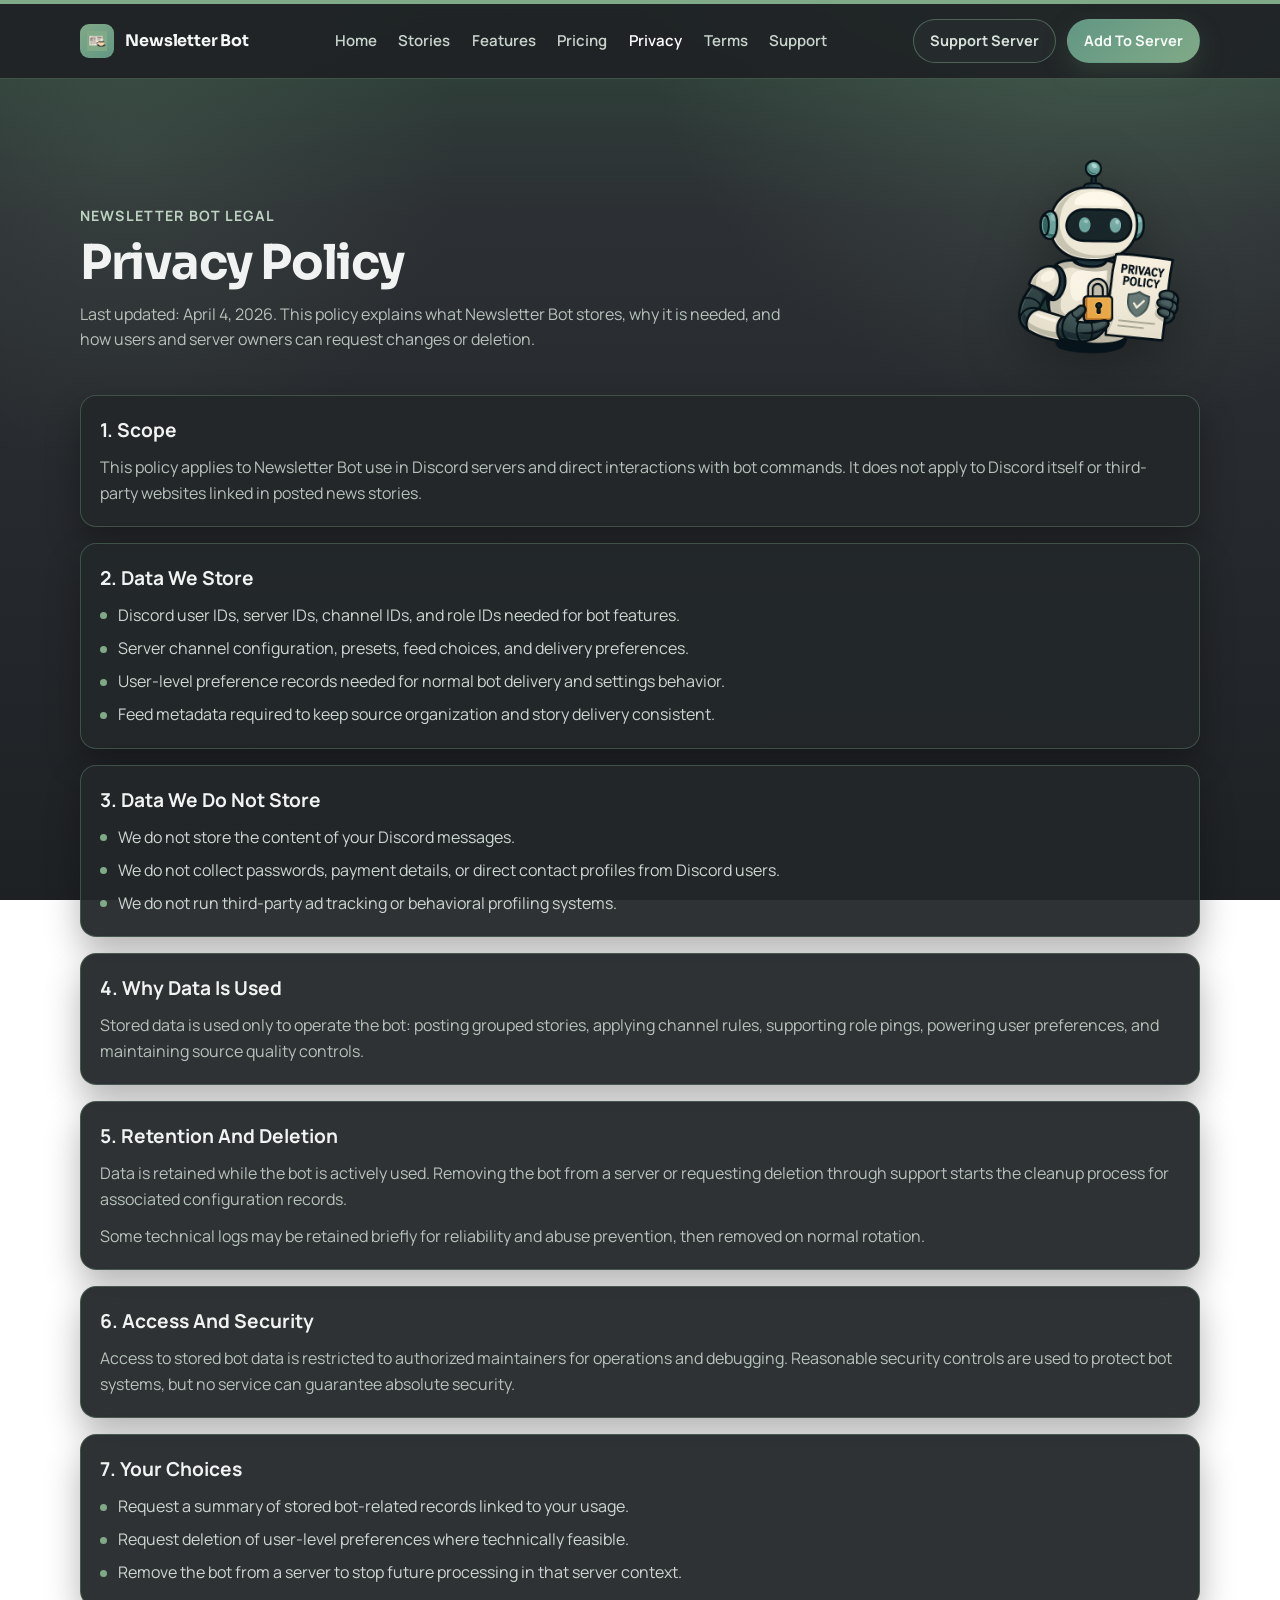
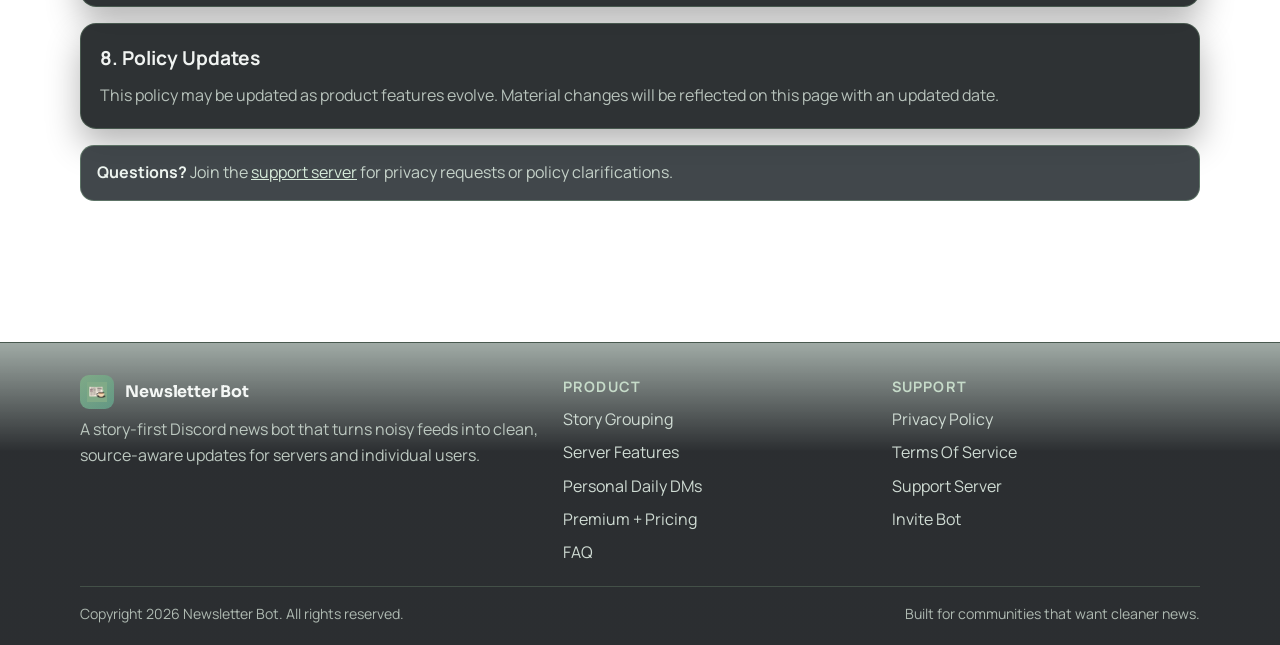
<file: privacy.html>
<!DOCTYPE html>
<html lang="en-US">
<head>
  <meta charset="UTF-8" />
  <meta name="viewport" content="width=device-width, initial-scale=1.0" />
  <title>Privacy Policy | Newsletter Bot</title>
  <meta name="description" content="Privacy Policy for Newsletter Bot on Discord, including data collection, usage, retention, and user rights." />
  <link rel="canonical" href="https://newsletterbot.github.io/newslettersite/privacy.html" />
  <link rel="icon" type="image/png" href="assets/favicon.png" />
  <link rel="stylesheet" href="components/scrollbar.css" />
  <link rel="stylesheet" href="assets/styles.css" />
  <link rel="preconnect" href="https://fonts.googleapis.com" />
  <link rel="preconnect" href="https://fonts.gstatic.com" crossorigin />
  <link href="https://fonts.googleapis.com/css2?family=Manrope:wght@400;500;600;700;800&family=Sora:wght@600;700;800&display=swap" rel="stylesheet" />
  <script defer src="assets/site.js"></script>
</head>
<body>
  <a class="skip-link" href="#main-content">Skip to main content</a>
  <div id="site-header"></div>

  <main id="main-content" class="legal-main">
    <div class="container">
      <section class="legal-hero" data-reveal>
        <div class="legal-hero-wrap">
          <div>
            <p class="legal-kicker">Newsletter Bot Legal</p>
            <h1 class="legal-title">Privacy Policy</h1>
            <p class="legal-subtext">
              Last updated: April 4, 2026. This policy explains what Newsletter Bot stores, why it is needed,
              and how users and server owners can request changes or deletion.
            </p>
          </div>
          <img class="legal-hero-image" src="assets/robot_privacypolicy.png" alt="Newsletter Bot privacy illustration" />
        </div>
      </section>

      <section class="legal-grid">
        <article class="legal-card" data-reveal>
          <h2>1. Scope</h2>
          <p>
            This policy applies to Newsletter Bot use in Discord servers and direct interactions with bot commands.
            It does not apply to Discord itself or third-party websites linked in posted news stories.
          </p>
        </article>

        <article class="legal-card" data-reveal>
          <h2>2. Data We Store</h2>
          <ul class="legal-list">
            <li>Discord user IDs, server IDs, channel IDs, and role IDs needed for bot features.</li>
            <li>Server channel configuration, presets, feed choices, and delivery preferences.</li>
            <li>User-level preference records needed for normal bot delivery and settings behavior.</li>
            <li>Feed metadata required to keep source organization and story delivery consistent.</li>
          </ul>
        </article>

        <article class="legal-card" data-reveal>
          <h2>3. Data We Do Not Store</h2>
          <ul class="legal-list">
            <li>We do not store the content of your Discord messages.</li>
            <li>We do not collect passwords, payment details, or direct contact profiles from Discord users.</li>
            <li>We do not run third-party ad tracking or behavioral profiling systems.</li>
          </ul>
        </article>

        <article class="legal-card" data-reveal>
          <h2>4. Why Data Is Used</h2>
          <p>
            Stored data is used only to operate the bot: posting grouped stories, applying channel rules, supporting role pings,
            powering user preferences, and maintaining source quality controls.
          </p>
        </article>

        <article class="legal-card" data-reveal>
          <h2>5. Retention And Deletion</h2>
          <p>
            Data is retained while the bot is actively used. Removing the bot from a server or requesting deletion through support
            starts the cleanup process for associated configuration records.
          </p>
          <p>
            Some technical logs may be retained briefly for reliability and abuse prevention, then removed on normal rotation.
          </p>
        </article>

        <article class="legal-card" data-reveal>
          <h2>6. Access And Security</h2>
          <p>
            Access to stored bot data is restricted to authorized maintainers for operations and debugging. Reasonable security controls are used
            to protect bot systems, but no service can guarantee absolute security.
          </p>
        </article>

        <article class="legal-card" data-reveal>
          <h2>7. Your Choices</h2>
          <ul class="legal-list">
            <li>Request a summary of stored bot-related records linked to your usage.</li>
            <li>Request deletion of user-level preferences where technically feasible.</li>
            <li>Remove the bot from a server to stop future processing in that server context.</li>
          </ul>
        </article>

        <article class="legal-card" data-reveal>
          <h2>8. Policy Updates</h2>
          <p>
            This policy may be updated as product features evolve. Material changes will be reflected on this page with an updated date.
          </p>
        </article>
      </section>

      <p class="notice" data-reveal>
        <strong>Questions?</strong> Join the <a href="https://discord.gg/8GmjZnU2N9" target="_blank" rel="noopener noreferrer">support server</a>
        for privacy requests or policy clarifications.
      </p>
    </div>
  </main>

  <div id="site-footer"></div>
</body>
</html>
</file>
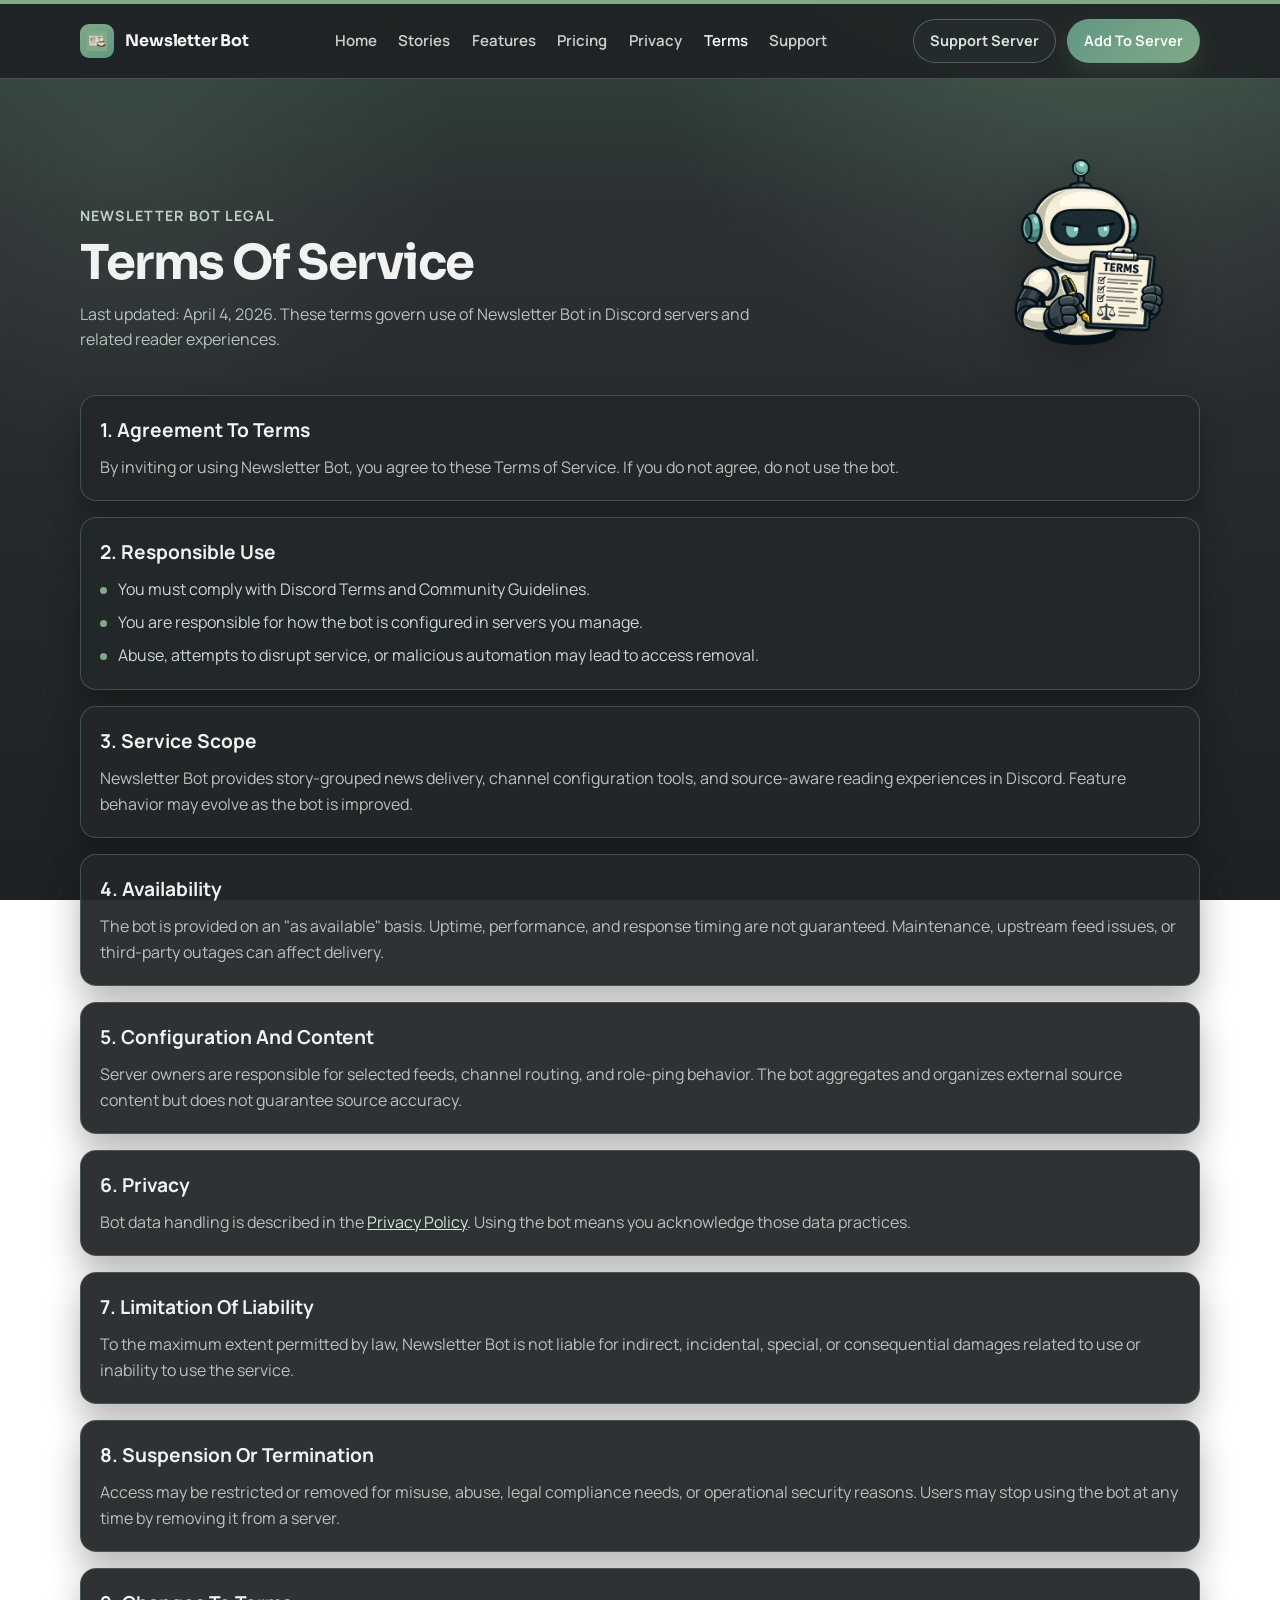
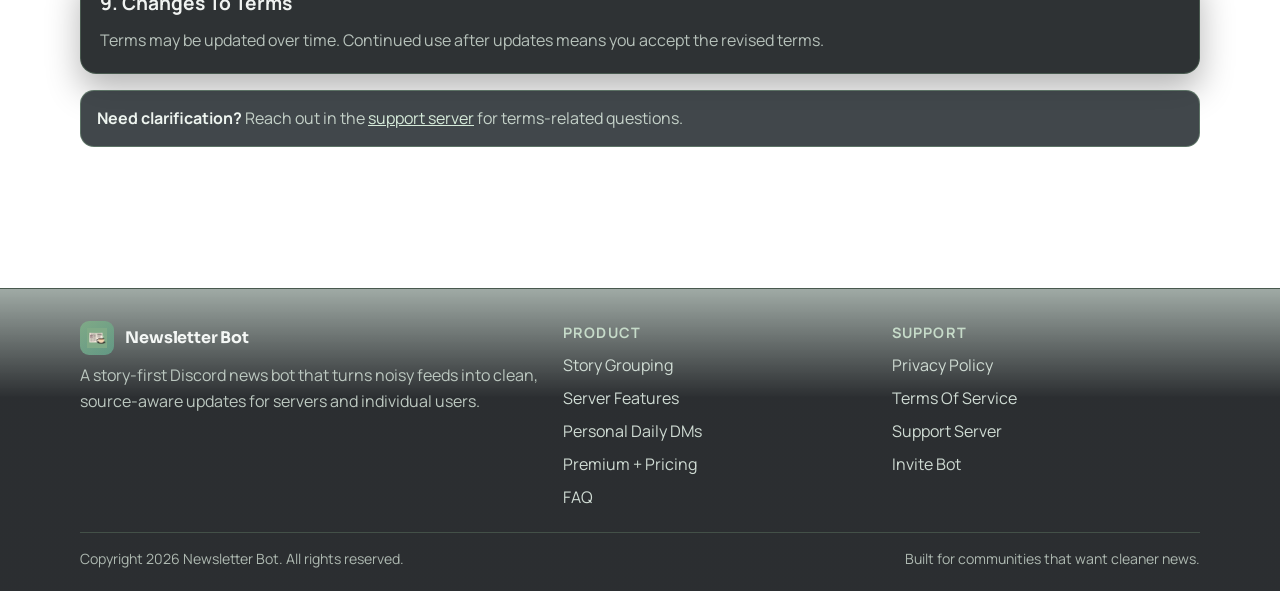
<file: terms.html>
<!DOCTYPE html>
<html lang="en-US">
<head>
  <meta charset="UTF-8" />
  <meta name="viewport" content="width=device-width, initial-scale=1.0" />
  <title>Terms Of Service | Newsletter Bot</title>
  <meta name="description" content="Terms of Service for using Newsletter Bot in Discord servers and reader-facing channel experiences." />
  <link rel="canonical" href="https://newsletterbot.github.io/newslettersite/terms.html" />
  <link rel="icon" type="image/png" href="assets/favicon.png" />
  <link rel="stylesheet" href="components/scrollbar.css" />
  <link rel="stylesheet" href="assets/styles.css" />
  <link rel="preconnect" href="https://fonts.googleapis.com" />
  <link rel="preconnect" href="https://fonts.gstatic.com" crossorigin />
  <link href="https://fonts.googleapis.com/css2?family=Manrope:wght@400;500;600;700;800&family=Sora:wght@600;700;800&display=swap" rel="stylesheet" />
  <script defer src="assets/site.js"></script>
</head>
<body>
  <a class="skip-link" href="#main-content">Skip to main content</a>
  <div id="site-header"></div>

  <main id="main-content" class="legal-main">
    <div class="container">
      <section class="legal-hero" data-reveal>
        <div class="legal-hero-wrap">
          <div>
            <p class="legal-kicker">Newsletter Bot Legal</p>
            <h1 class="legal-title">Terms Of Service</h1>
            <p class="legal-subtext">
              Last updated: April 4, 2026. These terms govern use of Newsletter Bot in Discord servers and related reader experiences.
            </p>
          </div>
          <img class="legal-hero-image" src="assets/robot_terms.png" alt="Newsletter Bot terms illustration" />
        </div>
      </section>

      <section class="legal-grid">
        <article class="legal-card" data-reveal>
          <h2>1. Agreement To Terms</h2>
          <p>
            By inviting or using Newsletter Bot, you agree to these Terms of Service. If you do not agree, do not use the bot.
          </p>
        </article>

        <article class="legal-card" data-reveal>
          <h2>2. Responsible Use</h2>
          <ul class="legal-list">
            <li>You must comply with Discord Terms and Community Guidelines.</li>
            <li>You are responsible for how the bot is configured in servers you manage.</li>
            <li>Abuse, attempts to disrupt service, or malicious automation may lead to access removal.</li>
          </ul>
        </article>

        <article class="legal-card" data-reveal>
          <h2>3. Service Scope</h2>
          <p>
            Newsletter Bot provides story-grouped news delivery, channel configuration tools, and source-aware reading experiences in Discord.
            Feature behavior may evolve as the bot is improved.
          </p>
        </article>

        <article class="legal-card" data-reveal>
          <h2>4. Availability</h2>
          <p>
            The bot is provided on an "as available" basis. Uptime, performance, and response timing are not guaranteed.
            Maintenance, upstream feed issues, or third-party outages can affect delivery.
          </p>
        </article>

        <article class="legal-card" data-reveal>
          <h2>5. Configuration And Content</h2>
          <p>
            Server owners are responsible for selected feeds, channel routing, and role-ping behavior. The bot aggregates and organizes
            external source content but does not guarantee source accuracy.
          </p>
        </article>

        <article class="legal-card" data-reveal>
          <h2>6. Privacy</h2>
          <p>
            Bot data handling is described in the <a href="privacy.html">Privacy Policy</a>. Using the bot means you acknowledge
            those data practices.
          </p>
        </article>

        <article class="legal-card" data-reveal>
          <h2>7. Limitation Of Liability</h2>
          <p>
            To the maximum extent permitted by law, Newsletter Bot is not liable for indirect, incidental, special, or consequential damages
            related to use or inability to use the service.
          </p>
        </article>

        <article class="legal-card" data-reveal>
          <h2>8. Suspension Or Termination</h2>
          <p>
            Access may be restricted or removed for misuse, abuse, legal compliance needs, or operational security reasons.
            Users may stop using the bot at any time by removing it from a server.
          </p>
        </article>

        <article class="legal-card" data-reveal>
          <h2>9. Changes To Terms</h2>
          <p>
            Terms may be updated over time. Continued use after updates means you accept the revised terms.
          </p>
        </article>
      </section>

      <p class="notice" data-reveal>
        <strong>Need clarification?</strong> Reach out in the <a href="https://discord.gg/8GmjZnU2N9" target="_blank" rel="noopener noreferrer">support server</a>
        for terms-related questions.
      </p>
    </div>
  </main>

  <div id="site-footer"></div>
</body>
</html>
</file>
<file: components/scrollbar.css>
/* Force the track to match the page background */
::-webkit-scrollbar-track {
  background-color: #1E2124;
}

/* Remove the arrows at top/bottom or left/right */
::-webkit-scrollbar-button {
  display: none;
  height: 0;
  width: 0;
}

/* Style the thumb */
::-webkit-scrollbar-thumb {
  background-color: #80AA87;
  border-radius: 100px;
  border: 0px solid #1e212400; /* optional spacing, invisible border */
}

/* Optional hover style */
::-webkit-scrollbar-thumb:hover {
  background-color: #5C7E6B;
}

/* Firefox support */
html {
  scrollbar-width: thin;
  scrollbar-color: #80AA87 #1E2124;
}
</file>
<file: assets/styles.css>
:root {
  --bg: #2c2f33;
  --bg-alt: #1e2124;
  --bg-surface: #23272a;
  --bg-surface-soft: #2a2f33;
  --text: #f0f3f1;
  --text-muted: #b4beb8;
  --text-soft: #d4ddd7;
  --line: rgba(128, 170, 135, 0.28);
  --line-strong: rgba(128, 170, 135, 0.5);
  --accent: #80aa87;
  --accent-strong: #5c7e6b;
  --accent-soft: rgba(128, 170, 135, 0.17);
  --radius-lg: 22px;
  --radius-md: 16px;
  --radius-sm: 12px;
  --shadow-lg: 0 22px 52px rgba(0, 0, 0, 0.36);
  --shadow-md: 0 16px 34px rgba(0, 0, 0, 0.29);
  --container: min(1120px, calc(100% - 3rem));
}

* {
  box-sizing: border-box;
}

html {
  scroll-behavior: smooth;
  scrollbar-width: thin;
  scrollbar-color: #80aa87 #1e2124;
}

body {
  margin: 0;
  min-height: 100vh;
  font-family: "Manrope", "Segoe UI", sans-serif;
  color: var(--text);
  background:
    radial-gradient(circle at 86% -4%, rgba(128, 170, 135, 0.26), transparent 32%),
    radial-gradient(circle at 10% 16%, rgba(128, 170, 135, 0.14), transparent 24%),
    linear-gradient(180deg, #2f463b 0%, #2c2f33 24%, #1e2124 100%);
  background-attachment: fixed;
  line-height: 1.62;
}

a {
  color: inherit;
}

img {
  display: block;
  max-width: 100%;
}

.container {
  width: var(--container);
  margin: 0 auto;
}

.skip-link {
  position: absolute;
  top: -40px;
  left: 1rem;
  background: var(--accent);
  color: #17211b;
  font-weight: 700;
  padding: 0.55rem 0.9rem;
  border-radius: 999px;
  z-index: 5000;
  transition: top 0.2s ease;
}

.skip-link:focus {
  top: 1rem;
}

/* Header */
.site-header {
  position: sticky;
  top: 0;
  z-index: 1000;
  border-top: 4px solid var(--accent);
  border-bottom: 1px solid rgba(128, 170, 135, 0.36);
  background: rgba(30, 33, 36, 0.9);
  backdrop-filter: blur(10px);
}

.nav-wrapper {
  display: flex;
  align-items: center;
  justify-content: space-between;
  gap: 1rem;
  min-height: 74px;
}

.brand {
  display: inline-flex;
  align-items: center;
  gap: 0.7rem;
  text-decoration: none;
}

.brand-mark {
  width: 34px;
  height: 34px;
  border-radius: 9px;
  display: inline-flex;
  align-items: center;
  justify-content: center;
  background: linear-gradient(145deg, #80aa87 0%, #629784 100%);
  color: #1b2821;
  font-size: 0.8rem;
  font-weight: 800;
  letter-spacing: 0.03em;
}

.brand-mark img {
  width: 20px;
  height: 20px;
  object-fit: contain;
}

.brand-text {
  font-family: "Sora", "Segoe UI", sans-serif;
  font-weight: 700;
  letter-spacing: -0.01em;
  color: #f4f7f5;
}

.desktop-nav {
  display: flex;
  align-items: center;
  gap: 1.35rem;
}

.nav-link {
  text-decoration: none;
  color: #c9d4cd;
  font-weight: 600;
  font-size: 0.94rem;
  transition: color 0.2s ease;
}

.nav-link:hover,
.nav-link:focus-visible,
.nav-link.is-active {
  color: #ffffff;
}

.nav-actions {
  display: flex;
  align-items: center;
  gap: 0.7rem;
}

.btn {
  display: inline-flex;
  align-items: center;
  justify-content: center;
  padding: 0.72rem 1.2rem;
  font-size: 0.95rem;
  border-radius: 999px;
  border: 1px solid transparent;
  font-weight: 700;
  text-decoration: none;
  cursor: pointer;
  transition: transform 0.2s ease, border-color 0.2s ease, background 0.2s ease, box-shadow 0.2s ease;
}

.btn:hover,
.btn:focus-visible {
  transform: translateY(-1px);
}

.btn-compact {
  padding: 0.56rem 1rem;
  font-size: 0.91rem;
}

.btn-primary {
  color: #f4faf6;
  background: linear-gradient(-45deg, #80aa87 0%, #629784 100%);
  box-shadow: 0 10px 24px rgba(73, 103, 80, 0.34);
}

.btn-primary:hover,
.btn-primary:focus-visible {
  box-shadow: 0 13px 28px rgba(73, 103, 80, 0.42);
}

.btn-secondary {
  color: #d7e2db;
  border-color: rgba(128, 170, 135, 0.45);
  background: rgba(39, 44, 48, 0.85);
}

.btn-secondary:hover,
.btn-secondary:focus-visible {
  border-color: rgba(128, 170, 135, 0.76);
  background: rgba(45, 51, 56, 0.97);
}

.nav-toggle {
  display: none;
  background: transparent;
  border: 1px solid rgba(128, 170, 135, 0.45);
  color: #d6e2da;
  border-radius: 10px;
  min-height: 40px;
  min-width: 40px;
  align-items: center;
  justify-content: center;
}

.mobile-nav {
  display: none;
  border-top: 1px solid rgba(128, 170, 135, 0.35);
  background: rgba(30, 33, 36, 0.98);
}

.mobile-nav.is-open {
  display: block;
}

.mobile-nav-inner {
  width: var(--container);
  margin: 0 auto;
  padding: 0.95rem 0 1.2rem;
  display: grid;
  gap: 0.72rem;
}

.mobile-nav .nav-link {
  font-size: 1rem;
  padding: 0.35rem 0;
}

/* Shared sections */
main {
  display: block;
}

.section {
  padding: 4.6rem 0;
  position: relative;
}

.section-tight {
  padding: 3.5rem 0;
}

.section + .section {
  border-top: 1px solid rgba(128, 170, 135, 0.12);
}

.section-band-dark {
  background: rgba(25, 29, 31, 0.44);
}

.section-band-alt {
  background: rgba(33, 37, 40, 0.3);
}

.section-band-soft {
  background: rgba(42, 47, 50, 0.2);
}

.section-divider {
  width: min(580px, 72%);
  margin: 0 auto;
  border: 0;
  border-top: 2px solid rgba(128, 170, 135, 0.5);
}

.section-head {
  max-width: 760px;
  margin-bottom: 2rem;
}

.eyebrow {
  display: inline-flex;
  align-items: center;
  gap: 0.5rem;
  font-size: 0.81rem;
  color: #b8cec0;
  text-transform: uppercase;
  letter-spacing: 0.11em;
  font-weight: 700;
  margin-bottom: 1rem;
}

.eyebrow::before {
  content: "";
  width: 20px;
  height: 1px;
  background: rgba(128, 170, 135, 0.76);
}

.section-title {
  margin: 0;
  font-family: "Sora", "Segoe UI", sans-serif;
  font-size: clamp(1.78rem, 3.4vw, 2.65rem);
  letter-spacing: -0.03em;
  line-height: 1.2;
}

.section-text {
  margin-top: 1rem;
  color: var(--text-muted);
  max-width: 70ch;
}

.grid-2,
.grid-3,
.grid-4 {
  display: grid;
  gap: 1.2rem;
}

.grid-2 {
  grid-template-columns: repeat(2, minmax(0, 1fr));
}

.grid-3 {
  grid-template-columns: repeat(3, minmax(0, 1fr));
}

.grid-4 {
  grid-template-columns: repeat(4, minmax(0, 1fr));
}

.card {
  border: 1px solid rgba(128, 170, 135, 0.3);
  border-radius: var(--radius-md);
  background: linear-gradient(170deg, rgba(47, 54, 58, 0.95) 0%, rgba(33, 37, 40, 0.98) 100%);
  box-shadow: var(--shadow-md);
  padding: 1.24rem;
}

.card-title {
  margin: 0 0 0.55rem;
  font-size: 1.06rem;
  font-weight: 700;
  color: #f2f6f3;
}

.card p {
  margin: 0;
  color: #b8c3bc;
  font-size: 0.96rem;
}

.list-clean {
  margin: 0;
  padding: 0;
  list-style: none;
}

.list-clean li {
  position: relative;
  padding-left: 1.3rem;
  margin-bottom: 0.5rem;
  color: var(--text-soft);
}

.list-clean li::before {
  content: "";
  position: absolute;
  left: 0;
  top: 0.58rem;
  width: 8px;
  height: 8px;
  border-radius: 50%;
  background: linear-gradient(135deg, #80aa87 0%, #629784 100%);
}

/* Hero */
.hero {
  padding: 5.8rem 0 4.2rem;
  position: relative;
  min-height: calc(100vh - 74px);
  overflow: hidden;
}

.hero::before {
  content: "";
  position: absolute;
  inset: 0;
  background:
    radial-gradient(circle at 76% 14%, rgba(128, 170, 135, 0.24), transparent 34%),
    linear-gradient(180deg, rgba(54, 84, 72, 0.66) 0%, rgba(44, 47, 51, 0.76) 50%, rgba(30, 33, 36, 0.96) 100%);
  pointer-events: none;
  z-index: 1;
}

.hero-video {
  position: absolute;
  inset: 0;
  width: 100%;
  height: 100%;
  object-fit: cover;
  filter: grayscale(100%);
  opacity: 0.92;
  z-index: 0;
}

.hero .container {
  position: relative;
  z-index: 2;
}

.hero-grid {
  display: grid;
  grid-template-columns: 1.1fr 0.9fr;
  gap: 2rem;
  align-items: center;
}

.hero-visual {
  display: grid;
  gap: 0.9rem;
}

.hero-robot {
  width: clamp(180px, 34vw, 330px);
  margin: 0 auto 0.2rem;
  filter: drop-shadow(0 18px 30px rgba(0, 0, 0, 0.3));
}

.section-robot {
  width: clamp(140px, 20vw, 220px);
  margin: 1rem auto 0;
  filter: drop-shadow(0 16px 24px rgba(0, 0, 0, 0.3));
}

.hero h1 {
  margin: 0;
  font-family: "Sora", "Segoe UI", sans-serif;
  font-size: clamp(2.1rem, 4.7vw, 3.7rem);
  line-height: 1.06;
  letter-spacing: -0.04em;
}

.hero p {
  margin: 1.1rem 0 0;
  color: #c3ccc6;
  font-size: clamp(1rem, 1.3vw, 1.15rem);
  max-width: 58ch;
}

.hero-actions {
  margin-top: 1.62rem;
  display: flex;
  flex-wrap: wrap;
  gap: 0.75rem;
}

.hero-notes {
  margin-top: 1.15rem;
  color: #afbab2;
  font-size: 0.95rem;
}

.hero-surface {
  border-radius: var(--radius-lg);
  border: 1px solid rgba(128, 170, 135, 0.42);
  background:
    linear-gradient(165deg, rgba(60, 79, 68, 0.68) 0%, rgba(33, 37, 40, 0.96) 52%, rgba(30, 33, 36, 0.98) 100%);
  box-shadow: var(--shadow-lg);
  padding: 1.3rem;
}

.surface-head {
  display: flex;
  justify-content: space-between;
  align-items: center;
  gap: 1rem;
  margin-bottom: 1rem;
}

.surface-title {
  margin: 0;
  font-size: 1.02rem;
  font-weight: 700;
  color: #f0f5f1;
}

.surface-chip {
  font-size: 0.75rem;
  text-transform: uppercase;
  letter-spacing: 0.08em;
  font-weight: 700;
  color: #d2e8d6;
  border: 1px solid rgba(128, 170, 135, 0.45);
  border-radius: 999px;
  padding: 0.3rem 0.55rem;
  background: rgba(128, 170, 135, 0.14);
}

.story-group {
  border: 1px solid rgba(128, 170, 135, 0.28);
  border-radius: 14px;
  background: rgba(36, 40, 43, 0.86);
  padding: 0.95rem;
}

.story-group + .story-group {
  margin-top: 0.85rem;
}

.story-head {
  display: flex;
  align-items: baseline;
  justify-content: space-between;
  gap: 0.8rem;
  margin-bottom: 0.4rem;
}

.story-head h3 {
  margin: 0;
  font-size: 0.96rem;
  color: #eff4f0;
}

.story-head span {
  color: #aac0ad;
  font-size: 0.78rem;
  white-space: nowrap;
}

.story-group p {
  margin: 0;
  color: #b7c2bb;
  font-size: 0.91rem;
}

.source-tags {
  margin-top: 0.6rem;
  display: flex;
  flex-wrap: wrap;
  gap: 0.4rem;
}

.source-tags span {
  font-size: 0.76rem;
  color: #c5d4c7;
  border: 1px solid rgba(128, 170, 135, 0.32);
  border-radius: 999px;
  padding: 0.22rem 0.5rem;
  background: rgba(45, 52, 49, 0.82);
}

/* Comparison */
.comparison {
  border: 1px solid rgba(128, 170, 135, 0.33);
  border-radius: var(--radius-lg);
  overflow: hidden;
  box-shadow: var(--shadow-md);
}

.comparison-row {
  display: grid;
  grid-template-columns: 1.15fr 1fr 1fr;
}

.comparison-row:nth-child(odd) {
  background: rgba(36, 40, 43, 0.85);
}

.comparison-row:nth-child(even) {
  background: rgba(42, 46, 49, 0.95);
}

.comparison-cell {
  padding: 1rem;
  border-bottom: 1px solid rgba(128, 170, 135, 0.2);
  border-right: 1px solid rgba(128, 170, 135, 0.2);
}

.comparison-row .comparison-cell:last-child {
  border-right: none;
}

.comparison-row:last-child .comparison-cell {
  border-bottom: none;
}

.comparison-head {
  font-size: 0.8rem;
  letter-spacing: 0.08em;
  text-transform: uppercase;
  color: #adc3b3;
  font-weight: 700;
}

.comparison-title {
  color: #edf3ee;
  font-weight: 700;
}

.comparison-muted {
  color: #a7b3aa;
}

.comparison-good {
  color: #d5ebd8;
}

/* Showcase / steps */
.split-panel {
  display: grid;
  grid-template-columns: 1fr 1fr;
  gap: 1.2rem;
}

.step-list {
  list-style: none;
  margin: 0;
  padding: 0;
  display: grid;
  gap: 0.8rem;
}

.step-item {
  border: 1px solid rgba(128, 170, 135, 0.28);
  border-radius: var(--radius-sm);
  background: rgba(38, 43, 46, 0.88);
  padding: 0.9rem 1rem;
}

.step-item strong {
  color: #edf3ef;
  display: block;
  margin-bottom: 0.2rem;
}

.step-item p {
  margin: 0;
  color: #b7c2bb;
  font-size: 0.95rem;
}

.metric-strip {
  display: grid;
  grid-template-columns: repeat(3, minmax(0, 1fr));
  gap: 0.7rem;
}

.mt-1 {
  margin-top: 1rem;
}

.mt-09 {
  margin-top: 0.9rem;
}

.mt-08 {
  margin-top: 0.8rem;
}

.actions-center {
  justify-content: center;
}

.metric {
  border: 1px solid rgba(128, 170, 135, 0.3);
  border-radius: 14px;
  padding: 0.7rem;
  background: rgba(41, 46, 49, 0.88);
}

.metric strong {
  display: block;
  font-size: 1.2rem;
  color: #eef4ef;
}

.metric span {
  color: #b2beb6;
  font-size: 0.84rem;
}

/* Screenshot gallery */
.gallery {
  display: grid;
  grid-template-columns: repeat(2, minmax(0, 1fr));
  gap: 1rem;
}

.gallery-item {
  border: 1px solid rgba(128, 170, 135, 0.32);
  border-radius: var(--radius-md);
  overflow: hidden;
  background: rgba(35, 39, 42, 0.96);
  box-shadow: var(--shadow-md);
}

.gallery-item img {
  width: 100%;
  aspect-ratio: 16 / 10;
  object-fit: cover;
}

.gallery-caption {
  padding: 0.75rem 0.9rem 0.95rem;
  border-top: 1px solid rgba(128, 170, 135, 0.2);
}

.gallery-caption strong {
  display: block;
  color: #ecf3ed;
  font-size: 0.94rem;
}

.gallery-caption span {
  color: #b3bfb6;
  font-size: 0.88rem;
}

/* FAQ */
.faq-list {
  display: grid;
  gap: 0.75rem;
}

.faq-item {
  border: 1px solid rgba(128, 170, 135, 0.3);
  border-radius: var(--radius-sm);
  background: rgba(37, 41, 44, 0.92);
  padding: 0.95rem 1rem;
}

.faq-item summary {
  cursor: pointer;
  list-style: none;
  font-weight: 700;
  color: #edf3ee;
}

.faq-item summary::-webkit-details-marker {
  display: none;
}

.faq-item p {
  margin: 0.65rem 0 0;
  color: #b7c2bb;
}

/* Pricing */
.pricing-intro {
  margin-bottom: 1rem;
}

.pricing-cards {
  display: grid;
  grid-template-columns: repeat(4, minmax(0, 1fr));
  gap: 1rem;
  margin-top: 1.1rem;
}

.plan-card {
  position: relative;
}

.plan-popular {
  border-color: rgba(128, 170, 135, 0.62);
  box-shadow: 0 18px 36px rgba(0, 0, 0, 0.34);
}

.plan-tier {
  margin: 0;
  font-size: 0.8rem;
  letter-spacing: 0.08em;
  text-transform: uppercase;
  font-weight: 700;
  color: #b8cec0;
}

.plan-price {
  margin: 0.32rem 0 0;
  font-family: "Sora", "Segoe UI", sans-serif;
  font-size: 1.65rem;
  line-height: 1.12;
  color: #eef5ef;
}

.plan-price span {
  font-family: "Manrope", "Segoe UI", sans-serif;
  font-size: 0.88rem;
  font-weight: 600;
  color: #b2beb6;
  margin-left: 0.22rem;
}

.plan-note {
  margin: 0.65rem 0 0;
  color: #b9c4bc;
  font-size: 0.91rem;
}

.plan-badge {
  margin: 0 0 0.35rem;
  display: inline-flex;
  align-items: center;
  font-size: 0.72rem;
  text-transform: uppercase;
  letter-spacing: 0.09em;
  font-weight: 700;
  color: #deefe1;
  border: 1px solid rgba(128, 170, 135, 0.62);
  border-radius: 999px;
  padding: 0.2rem 0.52rem;
  background: rgba(128, 170, 135, 0.15);
}

.plan-list {
  margin: 0.85rem 0 0;
  padding-left: 1.05rem;
  color: #c5d1c9;
  display: grid;
  gap: 0.52rem;
  font-size: 0.9rem;
}

.plan-list li::marker {
  color: #9cbb9f;
}

.table-wrap {
  margin-top: 1.25rem;
  border: 1px solid rgba(128, 170, 135, 0.34);
  border-radius: var(--radius-md);
  overflow-x: auto;
  background: rgba(33, 37, 40, 0.95);
  box-shadow: var(--shadow-md);
}

.limit-table {
  width: 100%;
  min-width: 860px;
  border-collapse: collapse;
}

.limit-table caption {
  text-align: left;
  padding: 0.95rem 1rem 0.8rem;
  font-size: 0.88rem;
  font-weight: 700;
  color: #bad0bf;
}

.limit-table th,
.limit-table td {
  border-top: 1px solid rgba(128, 170, 135, 0.22);
  padding: 0.72rem 0.8rem;
  text-align: left;
  vertical-align: top;
  font-size: 0.88rem;
}

.limit-table thead th {
  border-top: none;
  color: #e9f1ea;
  font-weight: 700;
  background: rgba(47, 54, 58, 0.9);
}

.limit-table tbody th {
  color: #d8e4da;
  width: 24%;
  font-weight: 700;
}

.limit-table tbody td {
  color: #b4c0b7;
}

.add-ons {
  margin-top: 1.3rem;
}

.add-ons-title {
  margin: 0 0 0.75rem;
  font-size: 1.05rem;
  color: #edf3ee;
}

.add-on-card {
  padding-top: 1rem;
}

.add-on-name {
  margin: 0;
  font-weight: 700;
  color: #edf4ef;
}

.add-on-price {
  margin: 0.2rem 0 0.58rem;
  font-size: 0.84rem;
  color: #bdd2c2;
  letter-spacing: 0.02em;
}

.cta-shell {
  border: 1px solid rgba(128, 170, 135, 0.42);
  border-radius: var(--radius-lg);
  background: linear-gradient(160deg, rgba(56, 75, 65, 0.56) 0%, rgba(35, 39, 42, 0.94) 62%);
  box-shadow: var(--shadow-lg);
  padding: 2rem;
  text-align: center;
}

.cta-shell h2 {
  margin: 0;
  font-family: "Sora", "Segoe UI", sans-serif;
  font-size: clamp(1.65rem, 3.3vw, 2.4rem);
}

.cta-shell p {
  margin: 0.9rem auto 1.4rem;
  color: #bfcbc3;
  max-width: 62ch;
}

/* Legal pages */
.legal-main {
  padding: 4.4rem 0;
}

.legal-hero {
  margin-bottom: 1.6rem;
}

.legal-hero-wrap {
  display: grid;
  grid-template-columns: 1fr auto;
  gap: 1.2rem;
  align-items: end;
}

.legal-hero-image {
  width: clamp(130px, 18vw, 220px);
  filter: drop-shadow(0 16px 28px rgba(0, 0, 0, 0.3));
}

.legal-kicker {
  margin: 0 0 0.65rem;
  color: #bdd2c2;
  font-size: 0.89rem;
  text-transform: uppercase;
  letter-spacing: 0.08em;
  font-weight: 700;
}

.legal-title {
  margin: 0;
  font-family: "Sora", "Segoe UI", sans-serif;
  font-size: clamp(2rem, 4.2vw, 3rem);
  line-height: 1.08;
  letter-spacing: -0.03em;
}

.legal-subtext {
  color: #b7c2bb;
  margin-top: 0.8rem;
  max-width: 72ch;
}

.legal-grid {
  display: grid;
  gap: 1rem;
}

.legal-card {
  border: 1px solid rgba(128, 170, 135, 0.32);
  border-radius: var(--radius-md);
  background: rgba(35, 39, 42, 0.95);
  padding: 1.2rem;
  box-shadow: var(--shadow-md);
}

.legal-card h2 {
  margin: 0 0 0.55rem;
  font-size: 1.2rem;
}

.legal-card p {
  margin: 0;
  color: #b7c2bb;
}

.legal-card a,
.notice a {
  color: #d5ead9;
}

.legal-card a:hover,
.notice a:hover,
.legal-card a:focus-visible,
.notice a:focus-visible {
  color: #ffffff;
}

.legal-card p + p {
  margin-top: 0.7rem;
}

.legal-list {
  margin: 0;
  padding: 0;
  list-style: none;
  display: grid;
  gap: 0.45rem;
}

.legal-list li {
  color: #cdd7d1;
  padding-left: 1.1rem;
  position: relative;
}

.legal-list li::before {
  content: "";
  position: absolute;
  left: 0;
  top: 0.58rem;
  width: 7px;
  height: 7px;
  border-radius: 999px;
  background: #80aa87;
}

.notice {
  border: 1px solid rgba(128, 170, 135, 0.45);
  border-radius: 14px;
  padding: 0.9rem 1rem;
  color: #c5d2c9;
  background: rgba(45, 51, 56, 0.9);
  margin-top: 1rem;
}

.notice strong {
  color: #edf4ef;
}

/* 404 */
.not-found {
  padding: 5rem 0 4rem;
}

.not-found-card {
  max-width: 740px;
  margin: 0 auto;
  text-align: center;
  border: 1px solid rgba(128, 170, 135, 0.4);
  border-radius: var(--radius-lg);
  background:
    radial-gradient(circle at 18% 12%, rgba(128, 170, 135, 0.2), transparent 32%),
    rgba(35, 39, 42, 0.96);
  box-shadow: var(--shadow-lg);
  padding: 2.2rem;
}

.not-found-code {
  margin: 0;
  font-size: clamp(3rem, 9vw, 6rem);
  line-height: 1;
  letter-spacing: -0.04em;
  font-family: "Sora", "Segoe UI", sans-serif;
  color: #d8eadc;
}

.not-found-card h1 {
  margin: 0.7rem 0 0;
  font-family: "Sora", "Segoe UI", sans-serif;
  font-size: clamp(1.45rem, 3vw, 2.1rem);
  line-height: 1.2;
}

.not-found-card p {
  margin: 1rem auto 0;
  color: #b7c2bb;
  max-width: 60ch;
}

.not-found-robot {
  width: clamp(110px, 22vw, 180px);
  margin: 0 auto 0.75rem;
  filter: drop-shadow(0 16px 28px rgba(0, 0, 0, 0.33));
}

.not-found-actions {
  margin-top: 1.4rem;
  display: flex;
  justify-content: center;
  gap: 0.7rem;
  flex-wrap: wrap;
}

/* Footer */
.site-footer {
  margin-top: 3.4rem;
  border-top: 1px solid rgba(128, 170, 135, 0.35);
  background: linear-gradient(180deg, rgba(47, 70, 59, 0.46) 0%, rgba(30, 33, 36, 0.94) 36%);
}

.footer-top {
  padding: 2rem 0 1.3rem;
  display: grid;
  gap: 1.3rem;
  grid-template-columns: 1.2fr 0.8fr 0.8fr;
}

.footer-brand p {
  margin: 0.45rem 0 0;
  color: #bcc8c0;
  max-width: 48ch;
}

.footer-heading {
  margin: 0 0 0.55rem;
  font-size: 0.9rem;
  text-transform: uppercase;
  letter-spacing: 0.08em;
  color: #c6dbc9;
}

.footer-links {
  margin: 0;
  padding: 0;
  list-style: none;
  display: grid;
  gap: 0.45rem;
}

.footer-links a {
  color: #cfdbd3;
  text-decoration: none;
}

.footer-links a:hover,
.footer-links a:focus-visible {
  color: #ffffff;
}

.footer-bottom {
  border-top: 1px solid rgba(128, 170, 135, 0.28);
  padding: 0.95rem 0 1.25rem;
  display: flex;
  justify-content: space-between;
  align-items: center;
  gap: 1rem;
  color: #aeb9b1;
  font-size: 0.88rem;
}

code {
  font-family: "Consolas", "Courier New", monospace;
  font-size: 0.9em;
  color: #d7ead9;
}

/* Reveal motion */
[data-reveal] {
  opacity: 0;
  transform: translateY(16px);
  transition: opacity 0.45s ease, transform 0.45s ease;
}

[data-reveal].is-visible {
  opacity: 1;
  transform: translateY(0);
}

/* Responsive */
@media (max-width: 1080px) {
  .hero-grid,
  .split-panel,
  .grid-4 {
    grid-template-columns: 1fr;
  }

  .pricing-cards {
    grid-template-columns: repeat(2, minmax(0, 1fr));
  }

  .footer-top {
    grid-template-columns: 1fr 1fr;
  }

  .grid-3 {
    grid-template-columns: repeat(2, minmax(0, 1fr));
  }
}

@media (max-width: 920px) {
  .desktop-nav,
  .nav-actions {
    display: none;
  }

  .nav-toggle {
    display: inline-flex;
  }

  .hero {
    padding-top: 4.4rem;
    min-height: auto;
  }

  .legal-hero-wrap {
    grid-template-columns: 1fr;
    align-items: start;
  }

  .legal-hero-image {
    order: -1;
    margin-bottom: 0.3rem;
  }

  .comparison-row {
    grid-template-columns: 1fr;
  }

  .comparison-cell {
    border-right: none;
  }

  .comparison-row .comparison-cell:nth-child(1) {
    border-bottom: none;
    font-weight: 700;
    color: #f2f6f2;
  }
}

@media (max-width: 760px) {
  :root {
    --container: min(1120px, calc(100% - 2rem));
  }

  .section {
    padding: 3.45rem 0;
  }

  .grid-2,
  .grid-3,
  .gallery,
  .pricing-cards,
  .footer-top,
  .metric-strip {
    grid-template-columns: 1fr;
  }

  .cta-shell,
  .not-found-card {
    padding: 1.45rem;
  }

  .footer-bottom {
    flex-direction: column;
    align-items: flex-start;
  }
}

@media (prefers-reduced-motion: reduce) {
  *,
  *::before,
  *::after {
    animation-duration: 0s !important;
    transition-duration: 0s !important;
    scroll-behavior: auto !important;
  }

  [data-reveal] {
    opacity: 1;
    transform: none;
  }

  .hero-video {
    display: none;
  }
}
</file>
